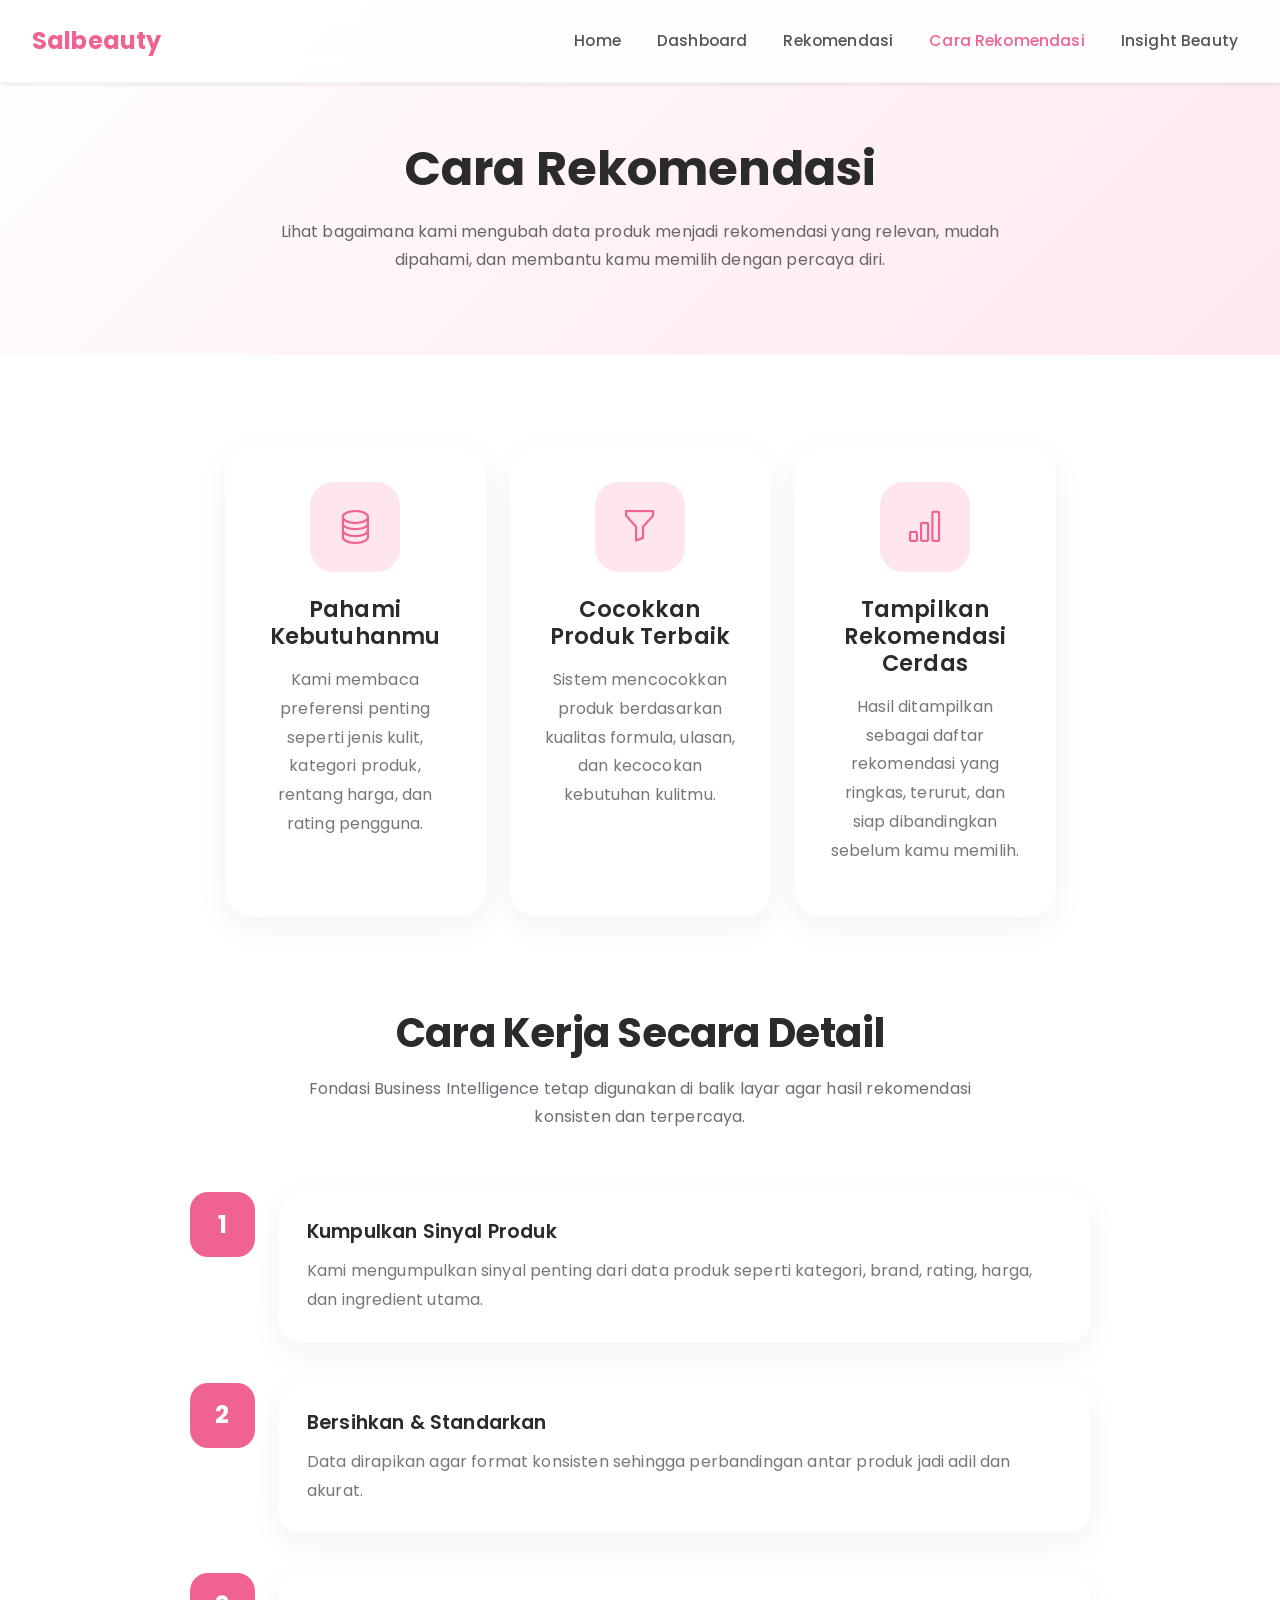
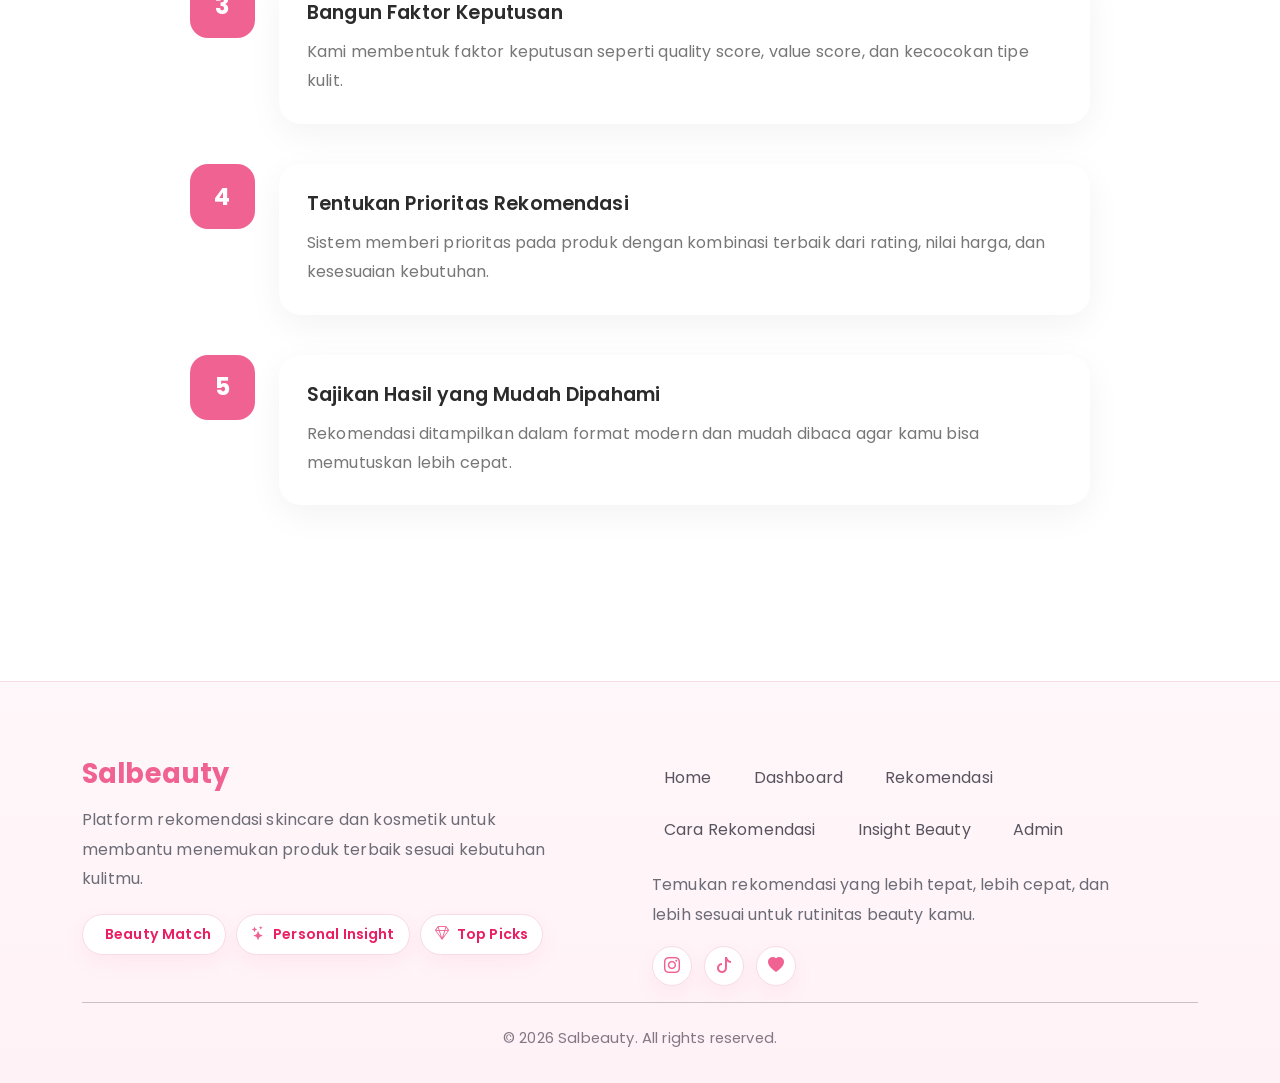
<file: salbeauty/etl.html>
<!DOCTYPE html>
<html lang="id">

<head>

<meta charset="UTF-8">
<meta name="viewport" content="width=device-width, initial-scale=1.0">

<title>Cara Rekomendasi - Salbeauty</title>

<!-- Bootstrap -->
<link href="https://cdn.jsdelivr.net/npm/bootstrap@5.3.3/dist/css/bootstrap.min.css" rel="stylesheet">

<!-- Bootstrap Icon -->
<link rel="stylesheet" href="https://cdn.jsdelivr.net/npm/bootstrap-icons@1.11.3/font/bootstrap-icons.min.css">

<!-- Google Font -->
<link href="https://fonts.googleapis.com/css2?family=Poppins:wght@300;400;500;600;700&display=swap" rel="stylesheet">

<!-- CSS -->
<link rel="stylesheet" href="assets/css/style.css">

<link rel="stylesheet" href="assets/css/etl.css">

</head>

<body>

<div id="etlApp">

<!-- ========================================= -->
<!-- NAVBAR -->
<!-- ========================================= -->

<nav class="navbar navbar-expand-lg navbar-light fixed-top shadow-sm">

<div class="container">

<a class="navbar-brand fw-bold" href="#">
Salbeauty
</a>

<button class="navbar-toggler"
type="button"
data-bs-toggle="collapse"
data-bs-target="#navbarNav">

<span class="navbar-toggler-icon"></span>

</button>

<div class="collapse navbar-collapse" id="navbarNav">

<ul class="navbar-nav ms-auto align-items-lg-center">

<li class="nav-item">
<a class="nav-link" href="index.html">
Home
</a>
</li>

<li class="nav-item">
<a class="nav-link" href="dashboard.html">
Dashboard
</a>
</li>

<li class="nav-item">
<a class="nav-link" href="recommendation.html">
Rekomendasi
</a>
</li>

<li class="nav-item">
<a class="nav-link active" href="etl.html">
Cara Rekomendasi
</a>
</li>

<li class="nav-item">
<a class="nav-link" href="evaluation.html">
Insight Beauty
</a>
</li>

</ul>

</div>

</div>

</nav>

<!-- ========================================= -->
<!-- HEADER -->
<!-- ========================================= -->

<section class="etl-header">

<div class="container text-center">

<h1 class="etl-title">

Cara Rekomendasi

</h1>

<p class="etl-description">

Lihat bagaimana kami mengubah data produk menjadi rekomendasi yang relevan, mudah dipahami, dan membantu kamu memilih dengan percaya diri.

</p>

</div>

</section>

<!-- ========================================= -->
<!-- PIPELINE -->
<!-- ========================================= -->

<section class="section-space">

<div class="container">

<div class="row g-4 justify-content-center">

<!-- STEP 1 -->
<div class="col-lg-3 col-md-6">

<div class="pipeline-card">

<div class="pipeline-icon">
<i class="bi bi-database"></i>
</div>

<h4>
Pahami Kebutuhanmu
</h4>

<p>

Kami membaca preferensi penting seperti jenis kulit, kategori produk, rentang harga, dan rating pengguna.

</p>

</div>

</div>

<!-- STEP 2 -->
<div class="col-lg-3 col-md-6">

<div class="pipeline-card">

<div class="pipeline-icon">
<i class="bi bi-funnel"></i>
</div>

<h4>
Cocokkan Produk Terbaik
</h4>

<p>

Sistem mencocokkan produk berdasarkan kualitas formula, ulasan, dan kecocokan kebutuhan kulitmu.

</p>

</div>

</div>

<!-- STEP 3 -->
<div class="col-lg-3 col-md-6">

<div class="pipeline-card">

<div class="pipeline-icon">
<i class="bi bi-bar-chart"></i>
</div>

<h4>
Tampilkan Rekomendasi Cerdas
</h4>

<p>

Hasil ditampilkan sebagai daftar rekomendasi yang ringkas, terurut, dan siap dibandingkan sebelum kamu memilih.

</p>

</div>

</div>

</div>

</div>

</section>

<!-- ========================================= -->
<!-- DETAIL CARA KERJA -->
<!-- ========================================= -->

<section class="pb-5">

<div class="container">

<div class="section-title-wrapper">

<h2 class="section-title">
Cara Kerja Secara Detail
</h2>

<p class="section-subtitle">

Fondasi Business Intelligence tetap digunakan di balik layar agar hasil rekomendasi konsisten dan terpercaya.

</p>

</div>

<div class="workflow-wrapper">

<div class="workflow-step">

<div class="workflow-number">
1
</div>

<div class="workflow-content">

<h5>
Kumpulkan Sinyal Produk
</h5>

<p>

Kami mengumpulkan sinyal penting dari data produk seperti kategori, brand, rating, harga, dan ingredient utama.

</p>

</div>

</div>

<div class="workflow-step">

<div class="workflow-number">
2
</div>

<div class="workflow-content">

<h5>
Bersihkan & Standarkan
</h5>

<p>

Data dirapikan agar format konsisten sehingga perbandingan antar produk jadi adil dan akurat.

</p>

</div>

</div>

<div class="workflow-step">

<div class="workflow-number">
3
</div>

<div class="workflow-content">

<h5>
Bangun Faktor Keputusan
</h5>

<p>

Kami membentuk faktor keputusan seperti quality score, value score, dan kecocokan tipe kulit.

</p>

</div>

</div>

<div class="workflow-step">

<div class="workflow-number">
4
</div>

<div class="workflow-content">

<h5>
Tentukan Prioritas Rekomendasi
</h5>

<p>

Sistem memberi prioritas pada produk dengan kombinasi terbaik dari rating, nilai harga, dan kesesuaian kebutuhan.

</p>

</div>

</div>

<div class="workflow-step">

<div class="workflow-number">
5
</div>

<div class="workflow-content">

<h5>
Sajikan Hasil yang Mudah Dipahami
</h5>

<p>

Rekomendasi ditampilkan dalam format modern dan mudah dibaca agar kamu bisa memutuskan lebih cepat.

</p>

</div>

</div>

</div>

</div>

</section>

<!-- ========================================= -->
<!-- FOOTER -->
<!-- ========================================= -->

<footer class="footer">

<div class="container">

<div class="row gy-4">

<div class="col-lg-6">

<h4 class="footer-logo">
Salbeauty
</h4>

<p class="footer-text">

Platform rekomendasi skincare dan kosmetik untuk membantu menemukan produk terbaik sesuai kebutuhan kulitmu.

</p>

<div class="footer-chips">
<span class="footer-chip"><i class="bi bi-sparkles"></i> Beauty Match</span>
<span class="footer-chip"><i class="bi bi-stars"></i> Personal Insight</span>
<span class="footer-chip"><i class="bi bi-gem"></i> Top Picks</span>
</div>

</div>

<div class="col-lg-6">

<div class="footer-menu">

<a href="index.html">
Home
</a>

<a href="dashboard.html">
Dashboard
</a>

<a href="recommendation.html">
Rekomendasi
</a>

<a href="etl.html">
Cara Rekomendasi
</a>

<a href="evaluation.html">
Insight Beauty
</a>

<a href="admin/login.html">
Admin
</a>

</div>

<div class="footer-note">

<p class="footer-note-title">
Temukan rekomendasi yang lebih tepat, lebih cepat, dan lebih sesuai untuk rutinitas beauty kamu.
</p>

<div class="footer-social">
<span><i class="bi bi-instagram"></i></span>
<span><i class="bi bi-tiktok"></i></span>
<span><i class="bi bi-heart-fill"></i></span>
</div>

</div>

</div>

</div>

<hr>

<div class="footer-bottom">

&copy; 2026 Salbeauty. All rights reserved.

</div>

</div>

</footer>



</div>

<!-- Bootstrap -->
<script src="https://cdn.jsdelivr.net/npm/bootstrap@5.3.3/dist/js/bootstrap.bundle.min.js"></script>

</body>

</html>
</file>
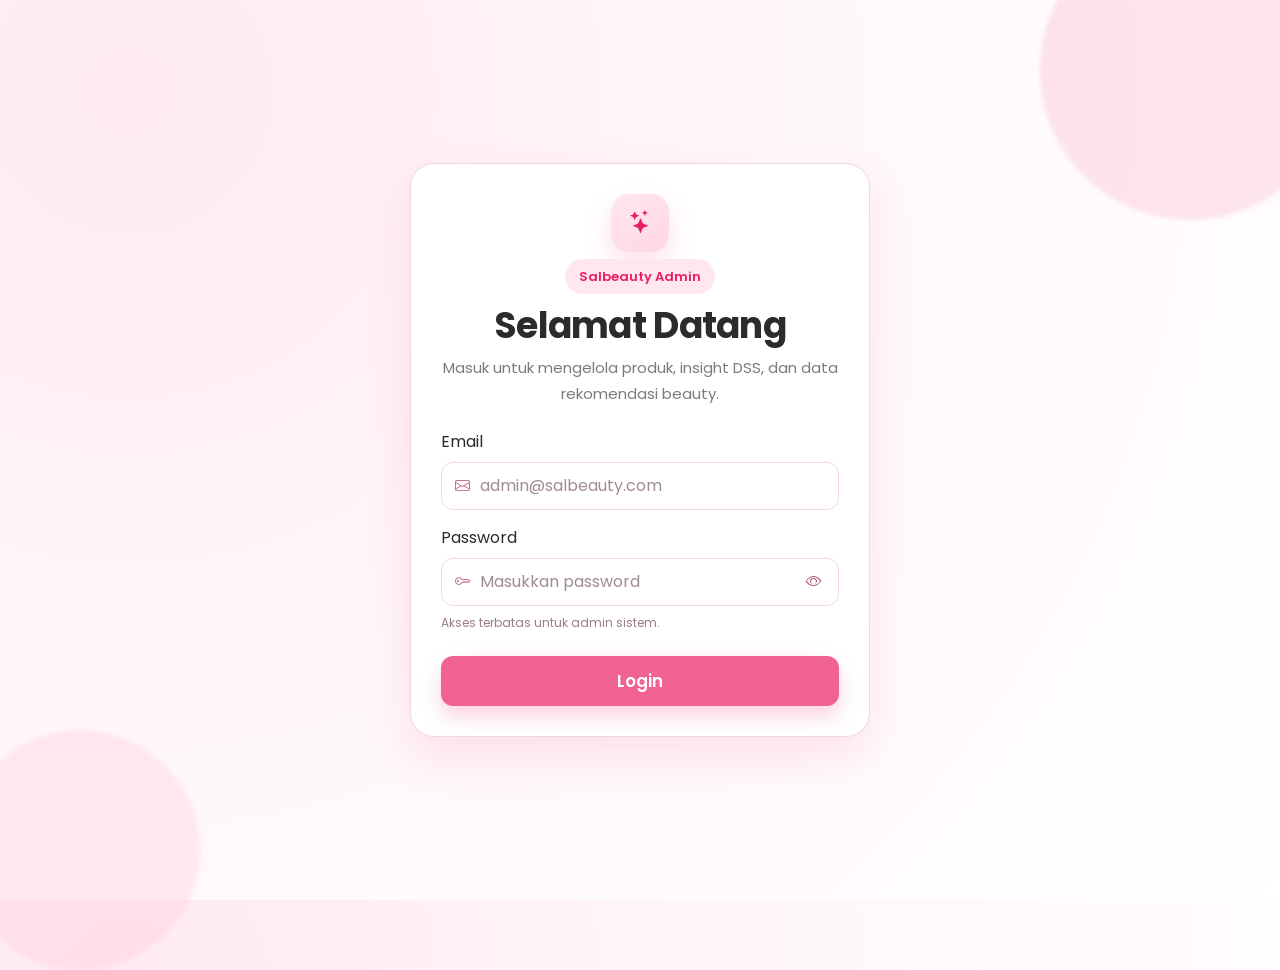
<file: salbeauty/admin/login.html>
<!DOCTYPE html>
<html lang="id">
<head>
<meta charset="UTF-8">
<meta name="viewport" content="width=device-width, initial-scale=1.0">
<title>Admin Login - Salbeauty</title>
<link href="https://cdn.jsdelivr.net/npm/bootstrap@5.3.3/dist/css/bootstrap.min.css" rel="stylesheet">
<link rel="stylesheet" href="https://cdn.jsdelivr.net/npm/bootstrap-icons@1.11.3/font/bootstrap-icons.min.css">
<link href="https://fonts.googleapis.com/css2?family=Poppins:wght@300;400;500;600;700&display=swap" rel="stylesheet">
<link rel="stylesheet" href="assets/css/admin.css">
</head>
<body class="admin-auth-body">
<div class="auth-bg-shape auth-bg-shape-1"></div>
<div class="auth-bg-shape auth-bg-shape-2"></div>
<main class="auth-wrapper">
<div class="auth-card">
<div class="text-center mb-4">
<div class="auth-icon"><i class="bi bi-stars"></i></div>
<span class="brand-pill">Salbeauty Admin</span>
<h1 class="auth-title mt-3">Selamat Datang</h1>
<p class="auth-subtitle">Masuk untuk mengelola produk, insight DSS, dan data rekomendasi beauty.</p>
</div>
<form id="loginForm" class="auth-form">
<div class="mb-3">
<label class="form-label">Email</label>
<div class="input-wrap">
<i class="bi bi-envelope"></i>
<input type="email" class="form-control input-soft" id="email" placeholder="admin@salbeauty.com" required>
</div>
</div>
<div class="mb-2">
<label class="form-label">Password</label>
<div class="input-wrap input-wrap-password">
<i class="bi bi-key"></i>
<input type="password" class="form-control input-soft" id="password" placeholder="Masukkan password" required>
<button type="button" class="password-toggle" id="togglePassword" aria-label="Tampilkan password"><i class="bi bi-eye"></i></button>
</div>
</div>
<div class="auth-hint mb-4">Akses terbatas untuk admin sistem.</div>
<button type="submit" class="btn btn-pink w-100 auth-submit">Login</button>
</form>
</div>
</main>
<script src="assets/js/admin-auth.js"></script>
</body>
</html>
</file>
<file: salbeauty/assets/css/style.css>
:root{

    --primary:#F06292;
    --primary-dark:#E91E63;
    --secondary:#FFB6C1;
    --soft:#FFF5F7;
    --white:#ffffff;
    --dark:#2B2B2B;
    --gray:#6c757d;
    --border:#f1d9df;

}

*{
    margin:0;
    padding:0;
    box-sizing:border-box;
}

body{

    font-family:'Poppins',sans-serif;
    background:#fff;
    color:var(--dark);
    overflow-x:hidden;

}

/* ========================================= */
/* NAVBAR */
/* ========================================= */

.navbar{

    background:rgba(255,255,255,0.85);
    backdrop-filter:blur(12px);
    padding:18px 0;
    border-bottom:1px solid rgba(240,240,240,0.8);

}

.navbar-brand{

    font-size:1.5rem;
    color:var(--primary)!important;
    font-weight:700;

}

.nav-link{

    color:#555!important;
    font-size:0.98rem;
    font-weight:500;
    margin-left:12px;
    white-space:nowrap;
    padding:8px 10px!important;
    transition:0.3s;

}

.navbar .container{
    max-width:100%;
    padding-left:32px;
    padding-right:32px;
}

.navbar,
.navbar *{
    font-family:'Poppins',sans-serif!important;
}

.navbar-nav{
    gap:4px;
}

.nav-link:hover,
.nav-link.active{

    color:var(--primary)!important;

}

/* ========================================= */
/* HERO */
/* ========================================= */

.hero-section{

    min-height:100vh;
    display:flex;
    align-items:center;
    background:
    linear-gradient(
        135deg,
        #ffffff 0%,
        #fff5f7 40%,
        #ffe8ee 100%
    );

    padding-top:120px;
    padding-bottom:80px;

}

.hero-badge{

    display:inline-block;
    padding:10px 18px;
    background:#ffe5ee;
    color:var(--primary);
    border-radius:50px;
    font-size:13px;
    font-weight:600;
    margin-bottom:24px;

}

.hero-title{

    font-size:3.3rem;
    line-height:1.2;
    font-weight:700;
    margin-bottom:24px;
    color:#2B2B2B;

}

.hero-description{

    color:#666;
    line-height:1.8;
    margin-bottom:35px;
    font-size:1.05rem;

}

/* ========================================= */
/* BUTTON */
/* ========================================= */

.btn-pink{

    background:var(--primary);
    color:white;
    border:none;
    padding:14px 28px;
    border-radius:14px;
    font-weight:600;
    transition:0.3s;

}

.btn-pink:hover{

    background:var(--primary-dark);
    color:white;
    transform:translateY(-2px);

}

.btn-outline-pink{

    border:2px solid var(--primary);
    color:var(--primary);
    padding:14px 28px;
    border-radius:14px;
    font-weight:600;
    transition:0.3s;

}

.btn-outline-pink:hover{

    background:var(--primary);
    color:white;

}

/* ========================================= */
/* GLASS CARD */
/* ========================================= */

.glass-card{

    background:rgba(255,255,255,0.75);
    backdrop-filter:blur(18px);
    border:1px solid rgba(255,255,255,0.3);
    border-radius:28px;
    box-shadow:0 15px 40px rgba(0,0,0,0.06);

}

.hero-card{

    padding:35px;

}

/* ========================================= */
/* SUMMARY CARD */
/* ========================================= */

.summary-card{

    background:white;
    border-radius:20px;
    padding:24px 20px;
    text-align:center;
    box-shadow:0 10px 30px rgba(0,0,0,0.04);

}

.summary-icon{

    width:48px;
    height:48px;
    margin:0 auto 14px;
    border-radius:16px;
    display:flex;
    align-items:center;
    justify-content:center;
    background:linear-gradient(135deg,#ffe3ec 0%,#ffd1e0 100%);
    color:var(--primary-dark);
    box-shadow:0 8px 18px rgba(240,98,146,0.12);

}

.summary-emoji{

    font-size:1.45rem;
    line-height:1;

}

.summary-card h3{

    color:var(--primary);
    font-size:1.2rem;
    font-weight:700;
    line-height:1.35;
    margin-bottom:8px;

}

.summary-card p{

    color:#777;
    font-size:0.95rem;
    margin:0;

}

/* ========================================= */
/* SECTION */
/* ========================================= */

.section-space{

    padding:100px 0;

}

.section-title-wrapper{

    text-align:center;
    margin-bottom:60px;

}

.section-title{

    font-size:2.5rem;
    font-weight:700;
    margin-bottom:18px;

}

.section-subtitle{

    color:#777;
    max-width:700px;
    margin:auto;
    line-height:1.8;

}

.bg-soft{

    background:var(--soft);

}

/* ========================================= */
/* PRODUCT CARD */
/* ========================================= */

.product-card{

    background:white;
    border-radius:24px;
    overflow:hidden;
    box-shadow:0 15px 35px rgba(0,0,0,0.05);
    transition:0.3s;
    height:100%;

}

.product-card:hover{

    transform:translateY(-10px);

}

.product-image{

    width:100%;
    height:280px;
    object-fit:cover;

}

.product-content{

    padding:25px;

}

.product-brand{

    color:var(--primary);
    font-size:13px;
    font-weight:600;
    margin-bottom:10px;

}

.product-title{

    font-size:1rem;
    font-weight:600;
    margin-bottom:16px;
    min-height:55px;

}

.product-meta{

    display:flex;
    justify-content:space-between;
    color:#777;
    font-size:14px;
    margin-bottom:18px;

}

.dss-score{

    background:#ffe5ee;
    color:var(--primary);
    padding:10px 14px;
    border-radius:12px;
    font-size:14px;
    font-weight:600;
    text-align:center;

}

/* ========================================= */
/* OVERVIEW CARD */
/* ========================================= */

.overview-card{

    background:white;
    border-radius:24px;
    padding:35px;
    text-align:center;
    height:100%;
    box-shadow:0 10px 30px rgba(0,0,0,0.05);

}

.overview-icon{

    width:80px;
    height:80px;
    margin:auto;
    margin-bottom:24px;
    border-radius:22px;
    background:#ffe5ee;
    color:var(--primary);
    display:flex;
    align-items:center;
    justify-content:center;
    font-size:32px;

}

/* ========================================= */
/* RECOMMENDATION LIST TABLE */
/* ========================================= */

.recommendation-list-card{
    background:#fff;
    border:1px solid #f3dce5;
    border-radius:22px;
    box-shadow:0 14px 34px rgba(0,0,0,0.05);
    overflow:hidden;
}

.recommendation-list-table{
    margin:0;
}

.recommendation-list-table thead th{
    background:#fff5f8;
    color:#7a5268;
    font-size:0.86rem;
    font-weight:700;
    border-bottom:1px solid #f4d9e4;
    padding:14px 16px;
    white-space:nowrap;
}

.recommendation-list-table tbody td{
    padding:14px 16px;
    border-color:#f7e8ef;
    vertical-align:middle;
}

.recommendation-list-table tbody tr{
    transition:background 0.25s ease;
}

.recommendation-list-table tbody tr:hover{
    background:#fff9fc;
}

.product-name-cell{
    font-weight:600;
    color:#312632;
}

.overview-beauty-icon{

    font-size:34px;
    line-height:1;

}

.overview-card h4{

    font-size:1.3rem;
    font-weight:600;
    margin-bottom:14px;

}

.overview-card p{

    color:#777;
    line-height:1.7;

}

/* ========================================= */
/* ETL CARD */
/* ========================================= */

.etl-card{

    background:white;
    border-radius:24px;
    padding:35px;
    text-align:center;
    box-shadow:0 10px 30px rgba(0,0,0,0.05);
    height:100%;

}

.etl-icon{

    width:80px;
    height:80px;
    margin:auto;
    margin-bottom:20px;
    border-radius:20px;
    background:#ffe5ee;
    color:var(--primary);
    display:flex;
    align-items:center;
    justify-content:center;
    font-size:32px;

}

.etl-beauty-icon{

    font-size:34px;
    line-height:1;

}

/* ========================================= */
/* FOOTER */
/* ========================================= */

.footer{

    background:linear-gradient(180deg,#fff7fa 0%,#fff2f7 100%);
    padding:76px 0 34px;
    margin-top:88px;
    border-top:1px solid #f7dce6;

}

.footer-logo{

    color:var(--primary);
    font-weight:700;
    margin-bottom:14px;
    font-size:1.7rem;

}

.footer-text{

    color:#67656d;
    line-height:1.85;
    max-width:500px;
    margin-bottom:0;

}

.footer-chips{

    display:flex;
    flex-wrap:wrap;
    gap:10px;
    margin-top:20px;

}

.footer-chip{

    display:inline-flex;
    align-items:center;
    gap:8px;
    padding:9px 14px;
    border-radius:999px;
    background:#fff;
    color:var(--primary-dark);
    font-size:0.88rem;
    font-weight:600;
    border:1px solid #f8dbe6;
    box-shadow:0 8px 20px rgba(240,98,146,0.08);

}

.footer-chip i{

    color:var(--primary);

}

.footer-menu{

    display:flex;
    flex-wrap:wrap;
    gap:12px 18px;
    justify-content:flex-lg-end;

}

.footer-menu a{

    text-decoration:none;
    color:#58545f;
    padding:8px 12px;
    border-radius:10px;
    transition:0.25s;

}

.footer-menu a:hover{

    color:var(--primary);
    background:#fff;
    box-shadow:0 8px 18px rgba(240,98,146,0.1);

}

.footer-note{

    margin-top:20px;

}

.footer-note-title{

    color:#6f6974;
    line-height:1.85;
    margin-bottom:16px;
    max-width:460px;

}

.footer-social{

    display:flex;
    gap:12px;

}

.footer-social span{

    width:40px;
    height:40px;
    border-radius:50%;
    display:inline-flex;
    align-items:center;
    justify-content:center;
    background:#fff;
    border:1px solid #f7dce6;
    color:var(--primary);
    box-shadow:0 8px 20px rgba(240,98,146,0.08);
    transition:0.25s;

}

.footer-social span:hover{

    transform:translateY(-2px);
    background:#ffeef5;

}

.footer-bottom{

    text-align:center;
    color:#847783;
    margin-top:24px;
    font-size:0.92rem;

}

/* ========================================= */
/* RESPONSIVE */
/* ========================================= */

@media(max-width:992px){

    .hero-title{

        font-size:2.5rem;

    }

}

@media(max-width:768px){

    .hero-section{

        text-align:center;

    }

    .hero-title{

        font-size:2rem;

    }

    .section-title{

        font-size:2rem;

    }

    .footer-menu{

        justify-content:flex-start;
        margin-top:4px;

    }

    .footer-note-title{

        max-width:none;

    }

    .footer{

        padding-top:64px;

    }

}

@media(max-width:576px){

    .hero-title{

        font-size:1.7rem;

    }

    .section-title{

        font-size:1.7rem;

    }

    .summary-card h3{

        font-size:1.05rem;

    }

}

/* ========================================= */
/* POLISH PASS */
/* ========================================= */

body{
    letter-spacing:0.01em;
}

.section-title{
    letter-spacing:-0.01em;
}

.section-subtitle,
.hero-description,
.footer-text,
.footer-note-title{
    color:#6c6c76;
}

.nav-link{
    border-radius:10px;
}

.nav-link:focus-visible,
.btn-pink:focus-visible,
.btn-outline-pink:focus-visible{
    outline:2px solid rgba(240,98,146,0.32);
    outline-offset:2px;
}

.btn-pink,
.btn-outline-pink{
    min-height:48px;
}

.btn-pink:hover,
.btn-outline-pink:hover{
    box-shadow:0 12px 24px rgba(240,98,146,0.17);
}

.section-space{
    padding:92px 0;
}

@media(max-width:768px){
    .section-space{
        padding:72px 0;
    }
    .navbar .container{
        padding-left:16px;
        padding-right:16px;
    }
}
</file>
<file: salbeauty/assets/css/etl.css>
/* ========================================= */
/* ETL HEADER */
/* ========================================= */

.etl-header{

    padding-top:140px;
    padding-bottom:80px;

    background:
    linear-gradient(
        135deg,
        #ffffff 0%,
        #fff5f7 40%,
        #ffe8ee 100%
    );

}

.etl-title{

    font-size:3rem;
    font-weight:700;
    margin-bottom:20px;
    color:#2B2B2B;

}

.etl-description{

    max-width:800px;
    margin:auto;

    color:#666;
    line-height:1.8;

}

/* ========================================= */
/* PIPELINE CARD */
/* ========================================= */

.pipeline-card{

    background:white;

    border-radius:28px;

    padding:35px;

    text-align:center;

    box-shadow:0 10px 35px rgba(0,0,0,0.05);

    transition:0.3s;

    height:100%;

}

.pipeline-card:hover{

    transform:translateY(-8px);

}

.pipeline-icon{

    width:90px;
    height:90px;

    margin:auto;
    margin-bottom:24px;

    border-radius:24px;

    background:#ffe5ee;

    color:#F06292;

    display:flex;
    align-items:center;
    justify-content:center;

    font-size:36px;

}

.pipeline-card h4{

    font-size:1.4rem;
    font-weight:600;
    margin-bottom:16px;

}

.pipeline-card p{

    color:#777;
    line-height:1.8;

}

/* ========================================= */
/* WORKFLOW */
/* ========================================= */

.workflow-wrapper{

    max-width:900px;
    margin:auto;

}

.workflow-step{

    display:flex;
    align-items:flex-start;
    gap:24px;

    margin-bottom:40px;

}

.workflow-number{

    min-width:65px;
    height:65px;

    border-radius:18px;

    background:#F06292;
    color:white;

    display:flex;
    align-items:center;
    justify-content:center;

    font-size:24px;
    font-weight:700;

}

.workflow-content{

    background:white;

    padding:28px;

    border-radius:22px;

    box-shadow:0 10px 35px rgba(0,0,0,0.05);

    width:100%;

}

.workflow-content h5{

    font-size:1.2rem;
    font-weight:600;
    margin-bottom:14px;

}

.workflow-content p{

    color:#777;
    line-height:1.8;
    margin:0;

}

/* ========================================= */
/* RESPONSIVE */
/* ========================================= */

@media(max-width:992px){

    .etl-title{

        font-size:2.3rem;

    }

}

@media(max-width:768px){

    .etl-header{

        text-align:center;

    }

    .etl-title{

        font-size:2rem;

    }

    .workflow-step{

        flex-direction:column;
        align-items:center;

    }

    .workflow-content{

        text-align:center;

    }

}

@media(max-width:576px){

    .etl-title{

        font-size:1.7rem;

    }

}
</file>
<file: salbeauty/admin/assets/css/admin.css>
:root {
  --primary: #f06292;
  --primary-dark: #e91e63;
  --soft: #fff5f7;
  --white: #ffffff;
  --border: #f2d7e0;
  --text: #2b2b2b;
}
* { box-sizing: border-box; }
body { font-family: 'Poppins', sans-serif; background: linear-gradient(150deg, #fff, #fff4f8); color: var(--text); margin: 0; }
.admin-auth-body { min-height: 100vh; display: grid; place-items: center; position: relative; overflow: hidden; background: radial-gradient(circle at 10% 10%, #ffeaf2 0%, #fff7fa 45%, #fff 100%); }
.auth-bg-shape { position: absolute; border-radius: 999px; filter: blur(2px); z-index: 0; }
.auth-bg-shape-1 { width: 300px; height: 300px; background: rgba(240, 98, 146, 0.15); top: -80px; right: -60px; }
.auth-bg-shape-2 { width: 240px; height: 240px; background: rgba(255, 193, 214, 0.3); bottom: -70px; left: -40px; }
.auth-wrapper { width: 100%; max-width: 500px; padding: 20px; position: relative; z-index: 1; }
.auth-card, .panel-card { background: var(--white); border-radius: 24px; border: 1px solid var(--border); box-shadow: 0 20px 45px rgba(240, 98, 146, 0.16); padding: 30px; }
.brand-pill { background: #ffe7ef; color: var(--primary-dark); border-radius: 999px; padding: 8px 14px; font-weight: 600; font-size: 13px; }
.auth-icon { width: 58px; height: 58px; margin: 0 auto 12px; border-radius: 18px; display: grid; place-items: center; color: var(--primary-dark); background: linear-gradient(145deg, #ffe7f0, #ffd5e5); font-size: 1.45rem; box-shadow: 0 10px 25px rgba(240, 98, 146, 0.2); }
.auth-title { font-weight: 700; font-size: 2.25rem; letter-spacing: -0.02em; }
.auth-subtitle { color: #7b7b7b; font-size: 15px; line-height: 1.7; }
.input-soft { border-radius: 12px; border: 1px solid var(--border); padding: 11px 14px; }
.input-soft:focus { border-color: #f7a9c4; box-shadow: 0 0 0 0.2rem rgba(240,98,146,.15); }
.btn-pink { background: var(--primary); color: #fff; border: 0; border-radius: 12px; padding: 10px 14px; font-weight: 600; }
.btn-pink:hover { background: var(--primary-dark); color: #fff; }
.btn-soft { background: #ffeaf1; color: #b83367; border: 0; border-radius: 12px; padding: 10px 14px; }
.auth-submit { height: 50px; font-size: 1.05rem; box-shadow: 0 10px 20px rgba(240, 98, 146, 0.28); }
.input-wrap { position: relative; }
.input-wrap > i { position: absolute; top: 50%; left: 14px; transform: translateY(-50%); color: #c46b91; font-size: .95rem; }
.input-wrap .input-soft { padding-left: 38px; }
.input-wrap-password .input-soft { padding-right: 44px; }
.password-toggle { position: absolute; top: 50%; right: 8px; transform: translateY(-50%); border: 0; background: transparent; color: #b35b82; width: 34px; height: 34px; border-radius: 10px; }
.password-toggle:hover { background: #ffe8f1; }
.auth-hint { color: #9a7b8b; font-size: 12px; }
.admin-layout { display: flex; min-height: 100vh; }
.admin-sidebar { position: fixed; left: 0; top: 0; height: 100vh; width: 260px; padding: 24px 16px; background: #fff; border-right: 1px solid var(--border); z-index: 1030; transition: transform .3s ease; }
.admin-main { margin-left: 260px; width: calc(100% - 260px); padding: 20px; }
.admin-topbar { display: flex; align-items: center; gap: 14px; margin-bottom: 18px; }
.admin-topbar h1 { font-size: 1.4rem; margin: 0; font-weight: 700; }
.sidebar-brand { font-size: 1.35rem; color: var(--primary-dark); font-weight: 700; margin-bottom: 20px; display: block; text-decoration: none; }
.sidebar-link { display: flex; align-items: center; gap: 10px; color: #585858; text-decoration: none; padding: 12px 14px; border-radius: 12px; margin-bottom: 8px; }
.sidebar-link:hover, .sidebar-link.active { background: #ffeaf1; color: var(--primary-dark); }
.stat-card { background: #fff; border: 1px solid var(--border); border-radius: 18px; padding: 18px; box-shadow: 0 10px 26px rgba(240, 98, 146, 0.1); }
.stat-head { display: flex; justify-content: space-between; align-items: center; color: #8a8a8a; margin-bottom: 8px; }
.stat-value { font-size: 1.6rem; font-weight: 700; color: var(--primary-dark); }
.stat-icon { width: 38px; height: 38px; border-radius: 12px; display: grid; place-items: center; background: #ffe8f0; color: var(--primary-dark); }
.activity-list { list-style: none; padding: 0; margin: 0; }
.activity-list li { padding: 11px 0; border-bottom: 1px dashed #f1d8e2; }
.activity-list li:last-child { border-bottom: 0; }
.table-admin { margin: 0; }
.table-admin th { font-size: 13px; color: #8a8a8a; border-bottom-color: #f2d7e0; white-space: nowrap; }
.table-admin td { border-bottom-color: #fae5ec; }
.table-admin tbody tr:hover { background: #fff6f9; }
.modal-soft { border: 1px solid var(--border); border-radius: 20px; }
.pagination-wrap { display: flex; gap: 8px; margin-top: 14px; justify-content: flex-end; }
.pagination-btn {
  border: 1px solid #f4c7d9;
  min-width: 40px;
  height: 40px;
  border-radius: 11px;
  background: #fff;
  color: #915173;
  font-weight: 700;
}
.pagination-btn:hover:not(:disabled), .pagination-btn.active {
  background: #ef5c96;
  border-color: #ef5c96;
  color: #fff;
}
.pagination-btn:disabled { opacity: .4; cursor: not-allowed; }
.top-list { list-style: none; padding: 0; }
.top-list li { display: flex; justify-content: space-between; padding: 10px 0; border-bottom: 1px dashed #f1d8e2; }
.chart-title { font-size: 1rem; font-weight: 600; margin-bottom: 15px; }
.chart-wrap { height: 300px; }
.stat-value-text { font-size: 1.2rem; line-height: 1.35; }
.analytics-top-list li { align-items: center; gap: 14px; }
.analytics-top-list small { display: block; color: #8b6f7e; margin-top: 4px; font-size: 12px; }
.top-metric { text-align: right; }
.top-metric span { display: inline-block; background: #ffe9f2; color: #b64277; font-weight: 700; border-radius: 999px; padding: 4px 10px; font-size: 12px; }
.top-metric small { margin-top: 6px; font-weight: 600; color: #6b5662; }
@media (max-width: 991px) {
  .admin-sidebar { transform: translateX(-100%); }
  .admin-sidebar.show { transform: translateX(0); }
  .admin-main { margin-left: 0; width: 100%; }
}
@media (max-width: 576px) {
  .auth-card { padding: 24px 18px; border-radius: 20px; }
  .auth-title { font-size: 1.9rem; }
  .chart-wrap { height: 250px; }
  .top-metric { text-align: left; }
}

/* polish pass */
.admin-topbar h1,
.chart-title{
  letter-spacing: -0.01em;
}

.panel-card{
  border: 1px solid rgba(240, 98, 146, 0.17);
}

.table-admin td,
.table-admin th{
  vertical-align: middle;
}

.input-soft::placeholder{
  color: #a08b96;
}

.btn-pink,
.btn-soft,
.pagination-btn{
  transition: all .22s ease;
}

.btn-pink:hover,
.btn-soft:hover{
  transform: translateY(-1px);
  box-shadow: 0 10px 20px rgba(240, 98, 146, 0.18);
}

.sidebar-link{
  font-weight: 500;
}

.stat-value{
  line-height: 1.2;
}
</file>
